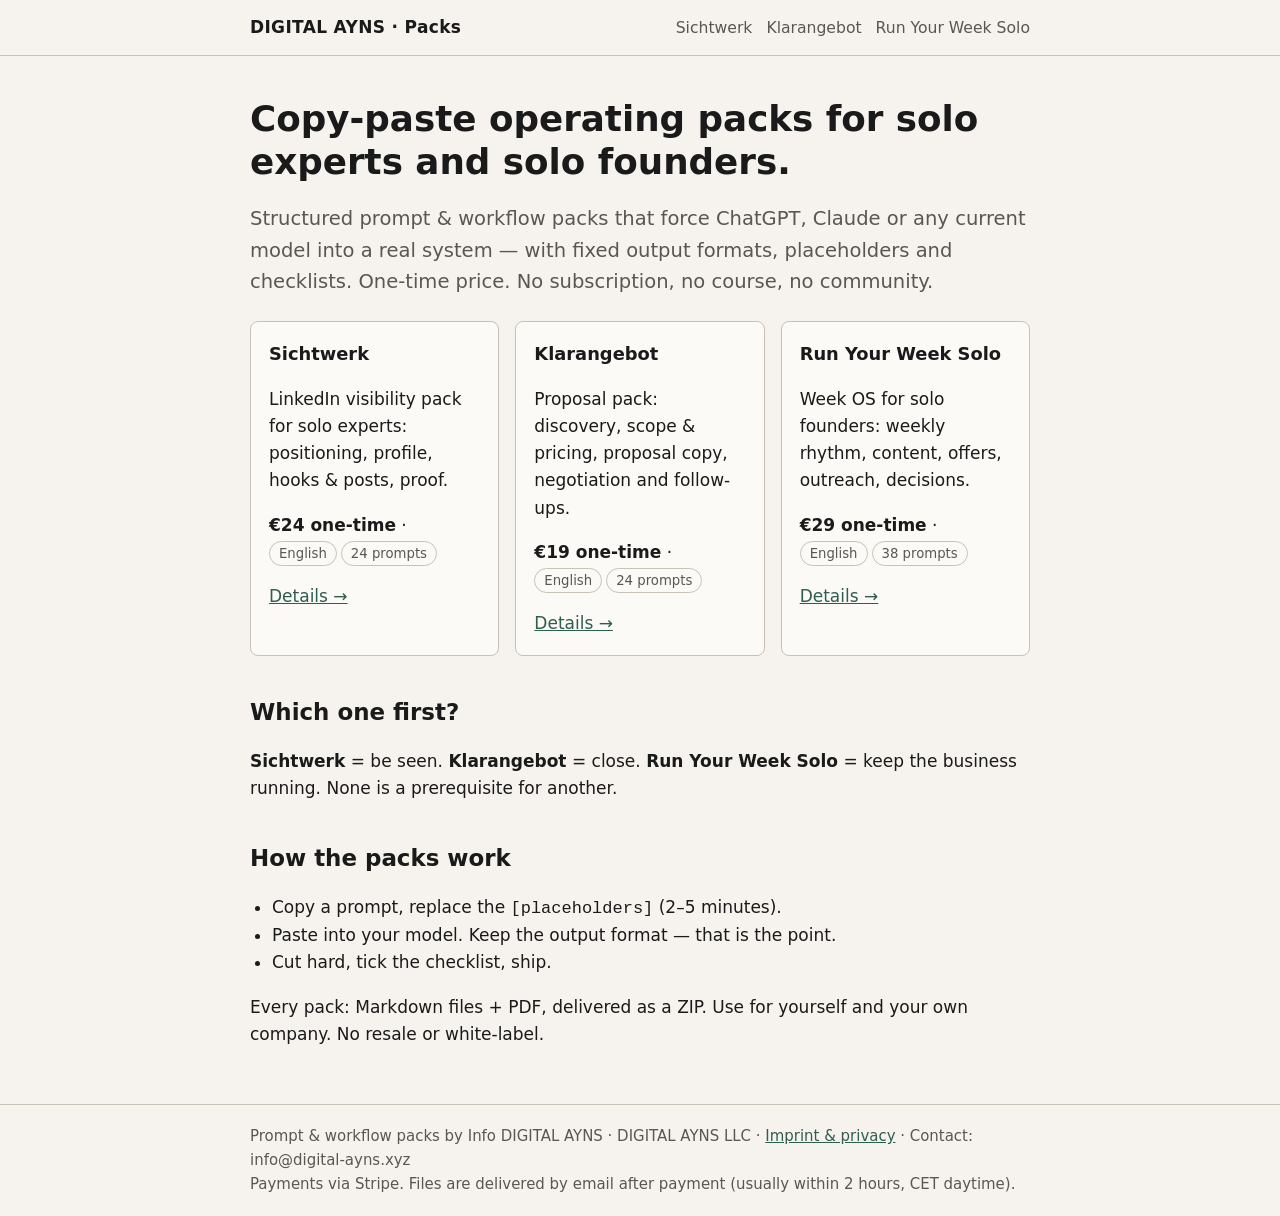
<file: index.html>
<!doctype html>
<html lang="en"><head><meta charset="utf-8"><meta name="viewport" content="width=device-width,initial-scale=1">
<title>DIGITAL AYNS Packs — prompt &amp; workflow packs for solo experts</title><meta name="description" content="Copy-paste prompt and workflow packs for solo experts and solo founders: Sichtwerk (LinkedIn visibility), Klarangebot (proposals), Run Your Week Solo (week OS). One-time price.">
<link rel="canonical" href="https://digital-ayns-de.github.io/"><meta property="og:type" content="website"><meta property="og:title" content="DIGITAL AYNS Packs — prompt &amp; workflow packs for solo experts">
<meta property="og:description" content="Copy-paste prompt and workflow packs for solo experts and solo founders: Sichtwerk (LinkedIn visibility), Klarangebot (proposals), Run Your Week Solo (week OS). One-time price."><meta property="og:url" content="https://digital-ayns-de.github.io/"><meta property="og:image" content="https://digital-ayns-de.github.io/og.png">
<meta name="twitter:card" content="summary_large_image"><link rel="icon" href="/favicon.svg" type="image/svg+xml"><link rel="stylesheet" href="/style.css">
</head><body>
<header><div class="wrap"><a class="brand" href="/">DIGITAL AYNS · Packs</a><nav><a href="/sichtwerk/">Sichtwerk</a><a href="/klarangebot/">Klarangebot</a><a href="/klarbetrieb/">Run Your Week Solo</a></nav></div></header>
<main class="wrap">
<h1>Copy-paste operating packs for solo experts and solo founders.</h1>
<p class="lead">Structured prompt &amp; workflow packs that force ChatGPT, Claude or any current model into a real system — with fixed output formats, placeholders and checklists. One-time price. No subscription, no course, no community.</p>
<div class="cards">
<div class="card"><h3>Sichtwerk</h3><p>LinkedIn visibility pack for solo experts: positioning, profile, hooks &amp; posts, proof.</p><p><span class="price">€24 one-time</span> · <span class="tag">English</span><span class="tag">24 prompts</span></p><a href="/sichtwerk/">Details →</a></div>
<div class="card"><h3>Klarangebot</h3><p>Proposal pack: discovery, scope &amp; pricing, proposal copy, negotiation and follow-ups.</p><p><span class="price">€19 one-time</span> · <span class="tag">English</span><span class="tag">24 prompts</span></p><a href="/klarangebot/">Details →</a></div>
<div class="card"><h3>Run Your Week Solo</h3><p>Week OS for solo founders: weekly rhythm, content, offers, outreach, decisions.</p><p><span class="price">€29 one-time</span> · <span class="tag">English</span><span class="tag">38 prompts</span></p><a href="/klarbetrieb/">Details →</a></div>
</div>
<h2>Which one first?</h2>
<p><strong>Sichtwerk</strong> = be seen. <strong>Klarangebot</strong> = close. <strong>Run Your Week Solo</strong> = keep the business running. None is a prerequisite for another.</p>
<h2>How the packs work</h2>
<ul><li>Copy a prompt, replace the <code>[placeholders]</code> (2–5 minutes).</li><li>Paste into your model. Keep the output format — that is the point.</li><li>Cut hard, tick the checklist, ship.</li></ul>
<p>Every pack: Markdown files + PDF, delivered as a ZIP. Use for yourself and your own company. No resale or white-label.</p>
</main>
<footer><div class="wrap">Prompt &amp; workflow packs by Info DIGITAL AYNS · DIGITAL AYNS LLC · <a href="/imprint/">Imprint &amp; privacy</a> · Contact: info@digital-ayns.xyz<br>Payments via Stripe. Files are delivered by email after payment (usually within 2 hours, CET daytime).</div></footer>
</body></html>
</file>
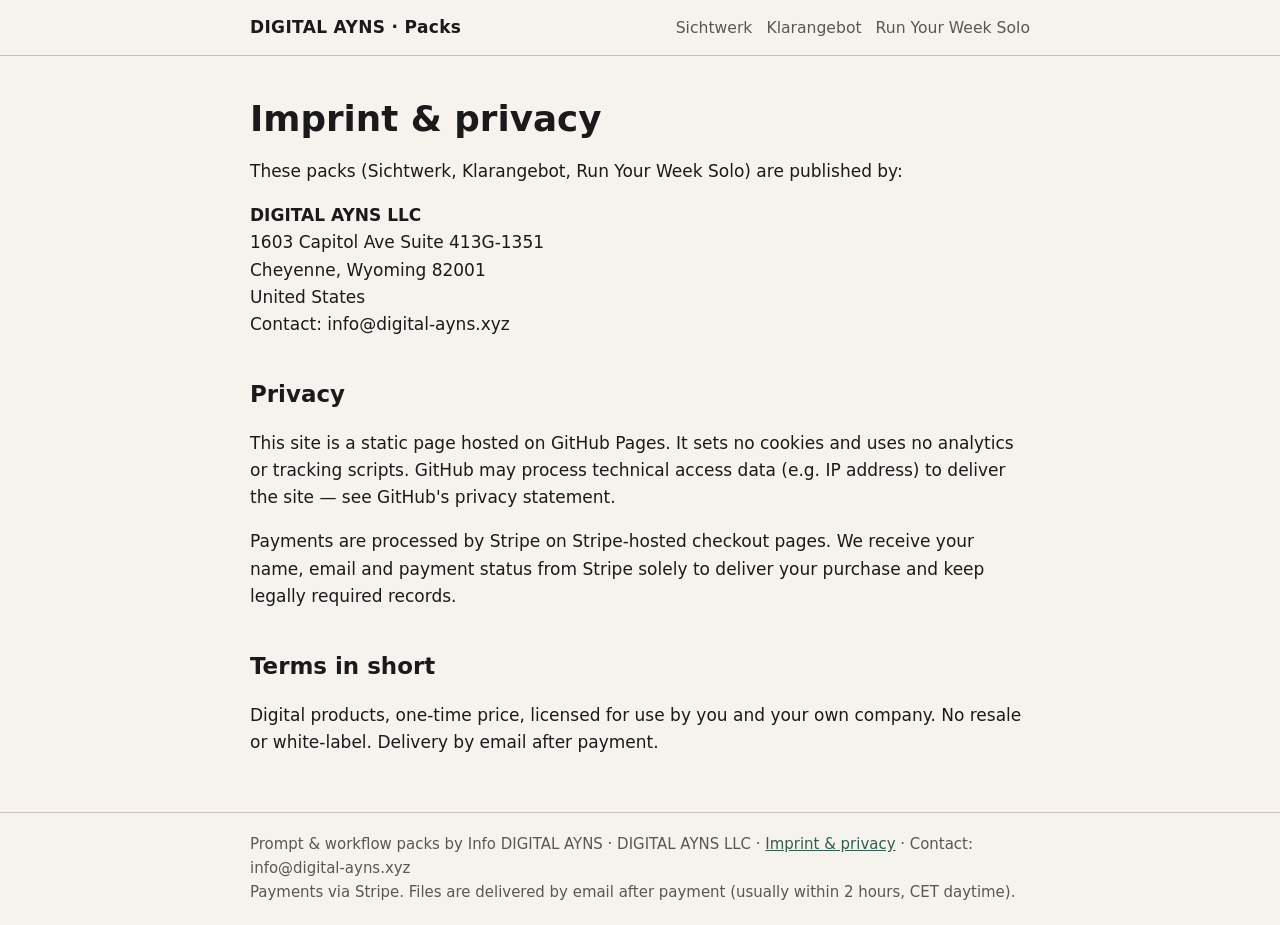
<file: imprint/index.html>
<!doctype html>
<html lang="en"><head><meta charset="utf-8"><meta name="viewport" content="width=device-width,initial-scale=1">
<title>Imprint &amp; privacy — DIGITAL AYNS Packs</title><meta name="description" content="Imprint and privacy notice for DIGITAL AYNS prompt &amp; workflow packs.">
<link rel="canonical" href="https://digital-ayns-de.github.io/imprint/"><meta property="og:type" content="website"><meta property="og:title" content="Imprint &amp; privacy — DIGITAL AYNS Packs">
<meta property="og:description" content="Imprint and privacy notice for DIGITAL AYNS prompt &amp; workflow packs."><meta property="og:url" content="https://digital-ayns-de.github.io/imprint/"><meta property="og:image" content="https://digital-ayns-de.github.io/og.png">
<meta name="twitter:card" content="summary_large_image"><link rel="icon" href="/favicon.svg" type="image/svg+xml"><link rel="stylesheet" href="/style.css">
</head><body>
<header><div class="wrap"><a class="brand" href="/">DIGITAL AYNS · Packs</a><nav><a href="/sichtwerk/">Sichtwerk</a><a href="/klarangebot/">Klarangebot</a><a href="/klarbetrieb/">Run Your Week Solo</a></nav></div></header>
<main class="wrap">
<h1>Imprint &amp; privacy</h1>
<p>These packs (Sichtwerk, Klarangebot, Run Your Week Solo) are published by:</p>
<p><strong>DIGITAL AYNS LLC</strong><br>1603 Capitol Ave Suite 413G-1351<br>Cheyenne, Wyoming 82001<br>United States<br>Contact: info@digital-ayns.xyz</p>
<h2>Privacy</h2>
<p>This site is a static page hosted on GitHub Pages. It sets no cookies and uses no analytics or tracking scripts. GitHub may process technical access data (e.g. IP address) to deliver the site — see GitHub's privacy statement.</p>
<p>Payments are processed by Stripe on Stripe-hosted checkout pages. We receive your name, email and payment status from Stripe solely to deliver your purchase and keep legally required records.</p>
<h2>Terms in short</h2>
<p>Digital products, one-time price, licensed for use by you and your own company. No resale or white-label. Delivery by email after payment.</p>
</main>
<footer><div class="wrap">Prompt &amp; workflow packs by Info DIGITAL AYNS · DIGITAL AYNS LLC · <a href="/imprint/">Imprint &amp; privacy</a> · Contact: info@digital-ayns.xyz<br>Payments via Stripe. Files are delivered by email after payment (usually within 2 hours, CET daytime).</div></footer>
</body></html>
</file>
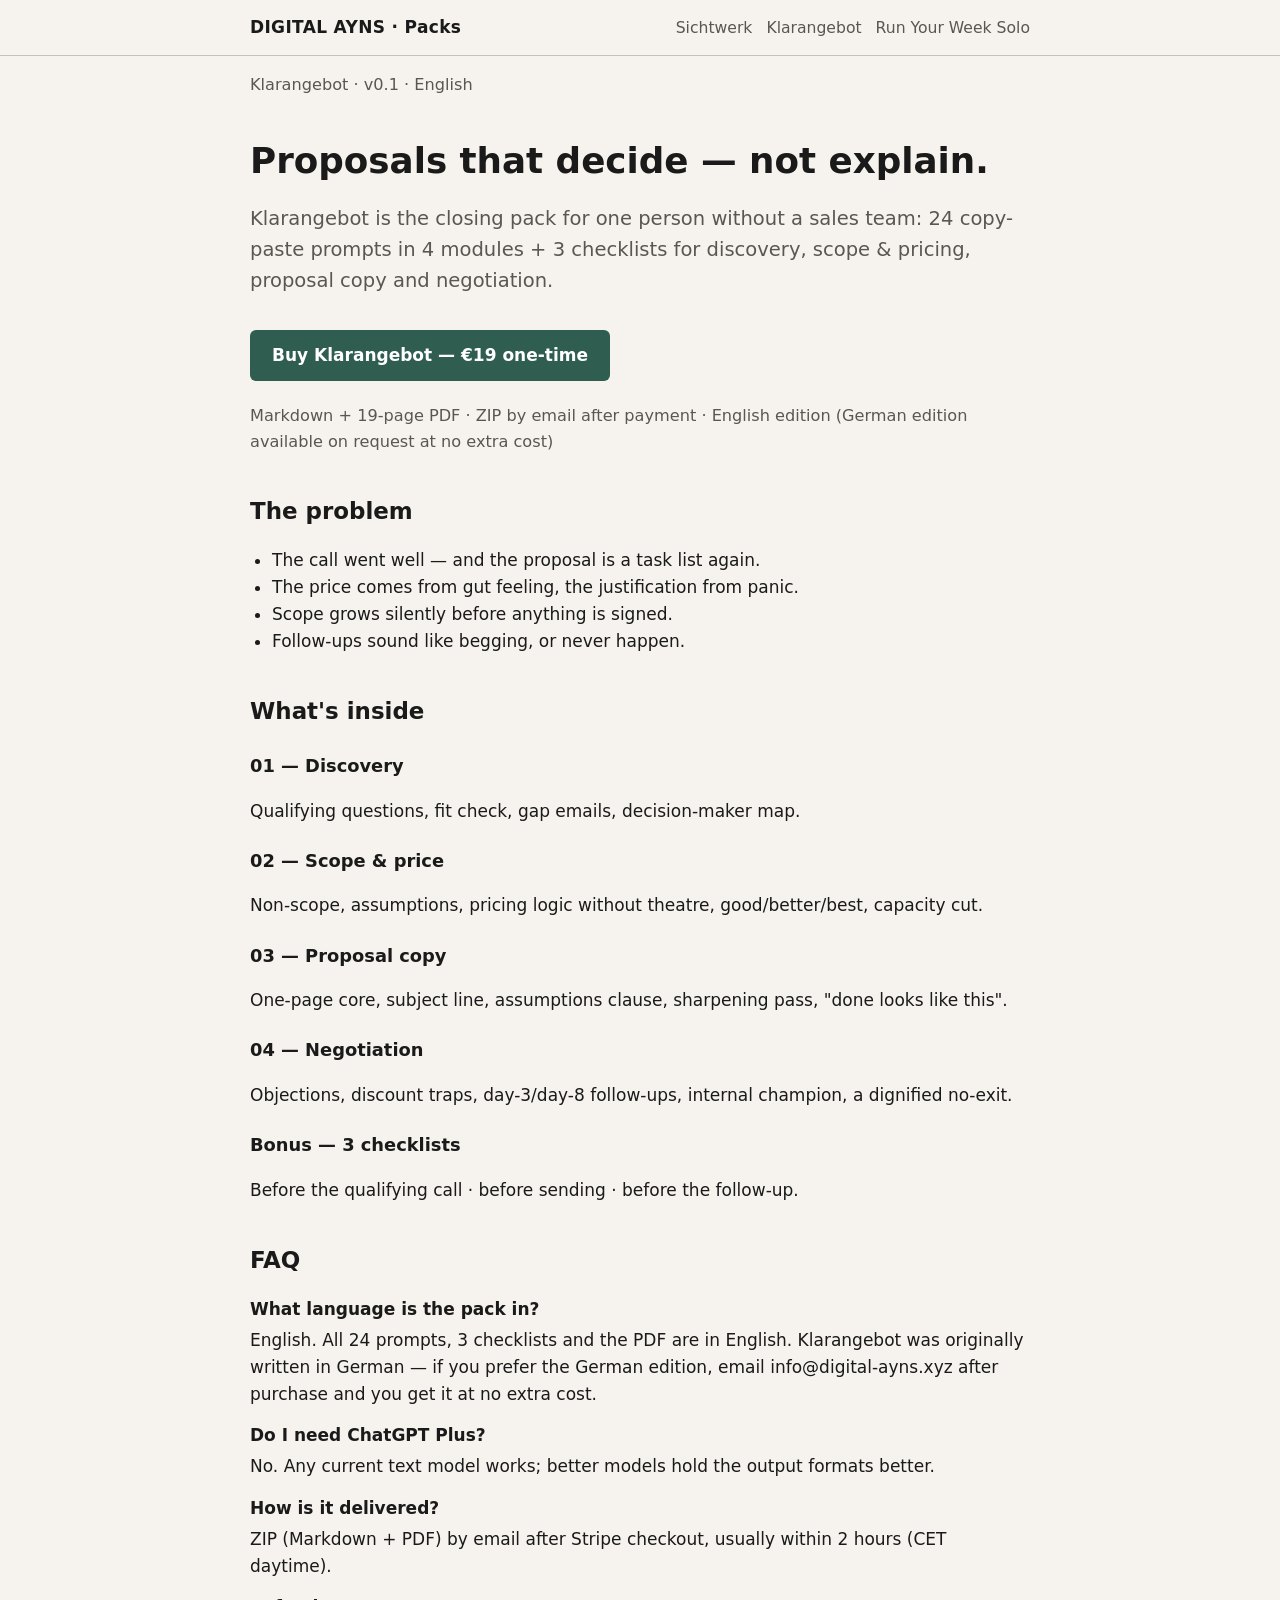
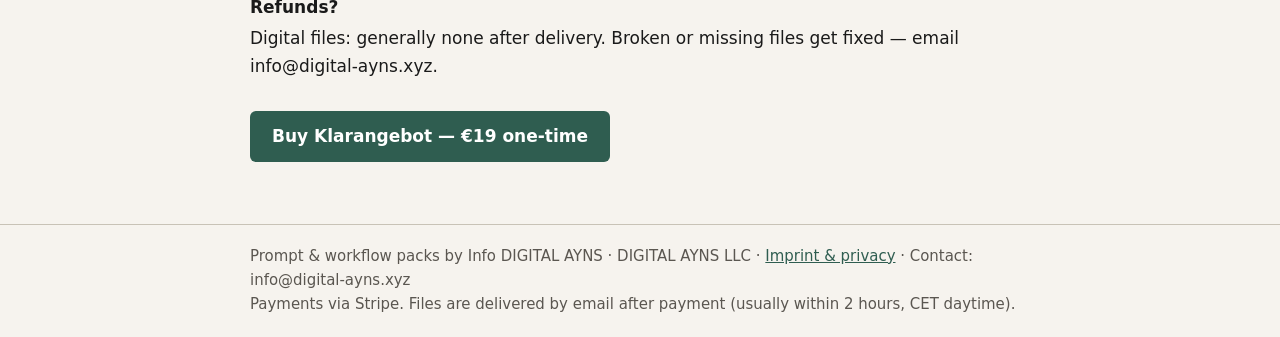
<file: klarangebot/index.html>
<!doctype html>
<html lang="en"><head><meta charset="utf-8"><meta name="viewport" content="width=device-width,initial-scale=1">
<title>Klarangebot — Proposal Pack for Solo Founders (€19)</title><meta name="description" content="Proposal pack for solo founders: discovery, scope &amp; pricing, proposal copy, negotiation. 24 copy-paste prompts + 3 checklists, in English. €19 one-time.">
<link rel="canonical" href="https://digital-ayns-de.github.io/klarangebot/"><meta property="og:type" content="website"><meta property="og:title" content="Klarangebot — Proposal Pack for Solo Founders (€19)">
<meta property="og:description" content="Proposal pack for solo founders: discovery, scope &amp; pricing, proposal copy, negotiation. 24 copy-paste prompts + 3 checklists, in English. €19 one-time."><meta property="og:url" content="https://digital-ayns-de.github.io/klarangebot/"><meta property="og:image" content="https://digital-ayns-de.github.io/og.png">
<meta name="twitter:card" content="summary_large_image"><link rel="icon" href="/favicon.svg" type="image/svg+xml"><link rel="stylesheet" href="/style.css">
</head><body>
<header><div class="wrap"><a class="brand" href="/">DIGITAL AYNS · Packs</a><nav><a href="/sichtwerk/">Sichtwerk</a><a href="/klarangebot/">Klarangebot</a><a href="/klarbetrieb/">Run Your Week Solo</a></nav></div></header>
<main class="wrap">
<p class="meta">Klarangebot · v0.1 · English</p>
<h1>Proposals that decide — not explain.</h1>
<p class="lead">Klarangebot is the closing pack for one person without a sales team: 24 copy-paste prompts in 4 modules + 3 checklists for discovery, scope &amp; pricing, proposal copy and negotiation.</p>
<a class="btn" href="https://buy.stripe.com/4gM5kE17917ZfXS7R5bwk01">Buy Klarangebot — €19 one-time</a>
<p class="meta">Markdown + 19-page PDF · ZIP by email after payment · English edition (German edition available on request at no extra cost)</p>
<h2>The problem</h2>
<ul><li>The call went well — and the proposal is a task list again.</li><li>The price comes from gut feeling, the justification from panic.</li><li>Scope grows silently before anything is signed.</li><li>Follow-ups sound like begging, or never happen.</li></ul>
<h2>What's inside</h2>
<h3>01 — Discovery</h3><p>Qualifying questions, fit check, gap emails, decision-maker map.</p>
<h3>02 — Scope &amp; price</h3><p>Non-scope, assumptions, pricing logic without theatre, good/better/best, capacity cut.</p>
<h3>03 — Proposal copy</h3><p>One-page core, subject line, assumptions clause, sharpening pass, "done looks like this".</p>
<h3>04 — Negotiation</h3><p>Objections, discount traps, day-3/day-8 follow-ups, internal champion, a dignified no-exit.</p>
<h3>Bonus — 3 checklists</h3><p>Before the qualifying call · before sending · before the follow-up.</p>
<h2>FAQ</h2><dl class="faq">
<dt>What language is the pack in?</dt><dd>English. All 24 prompts, 3 checklists and the PDF are in English. Klarangebot was originally written in German — if you prefer the German edition, email info@digital-ayns.xyz after purchase and you get it at no extra cost.</dd>
<dt>Do I need ChatGPT Plus?</dt><dd>No. Any current text model works; better models hold the output formats better.</dd>
<dt>How is it delivered?</dt><dd>ZIP (Markdown + PDF) by email after Stripe checkout, usually within 2 hours (CET daytime).</dd>
<dt>Refunds?</dt><dd>Digital files: generally none after delivery. Broken or missing files get fixed — email info@digital-ayns.xyz.</dd></dl>
<a class="btn" href="https://buy.stripe.com/4gM5kE17917ZfXS7R5bwk01">Buy Klarangebot — €19 one-time</a>
</main>
<footer><div class="wrap">Prompt &amp; workflow packs by Info DIGITAL AYNS · DIGITAL AYNS LLC · <a href="/imprint/">Imprint &amp; privacy</a> · Contact: info@digital-ayns.xyz<br>Payments via Stripe. Files are delivered by email after payment (usually within 2 hours, CET daytime).</div></footer>
</body></html>
</file>
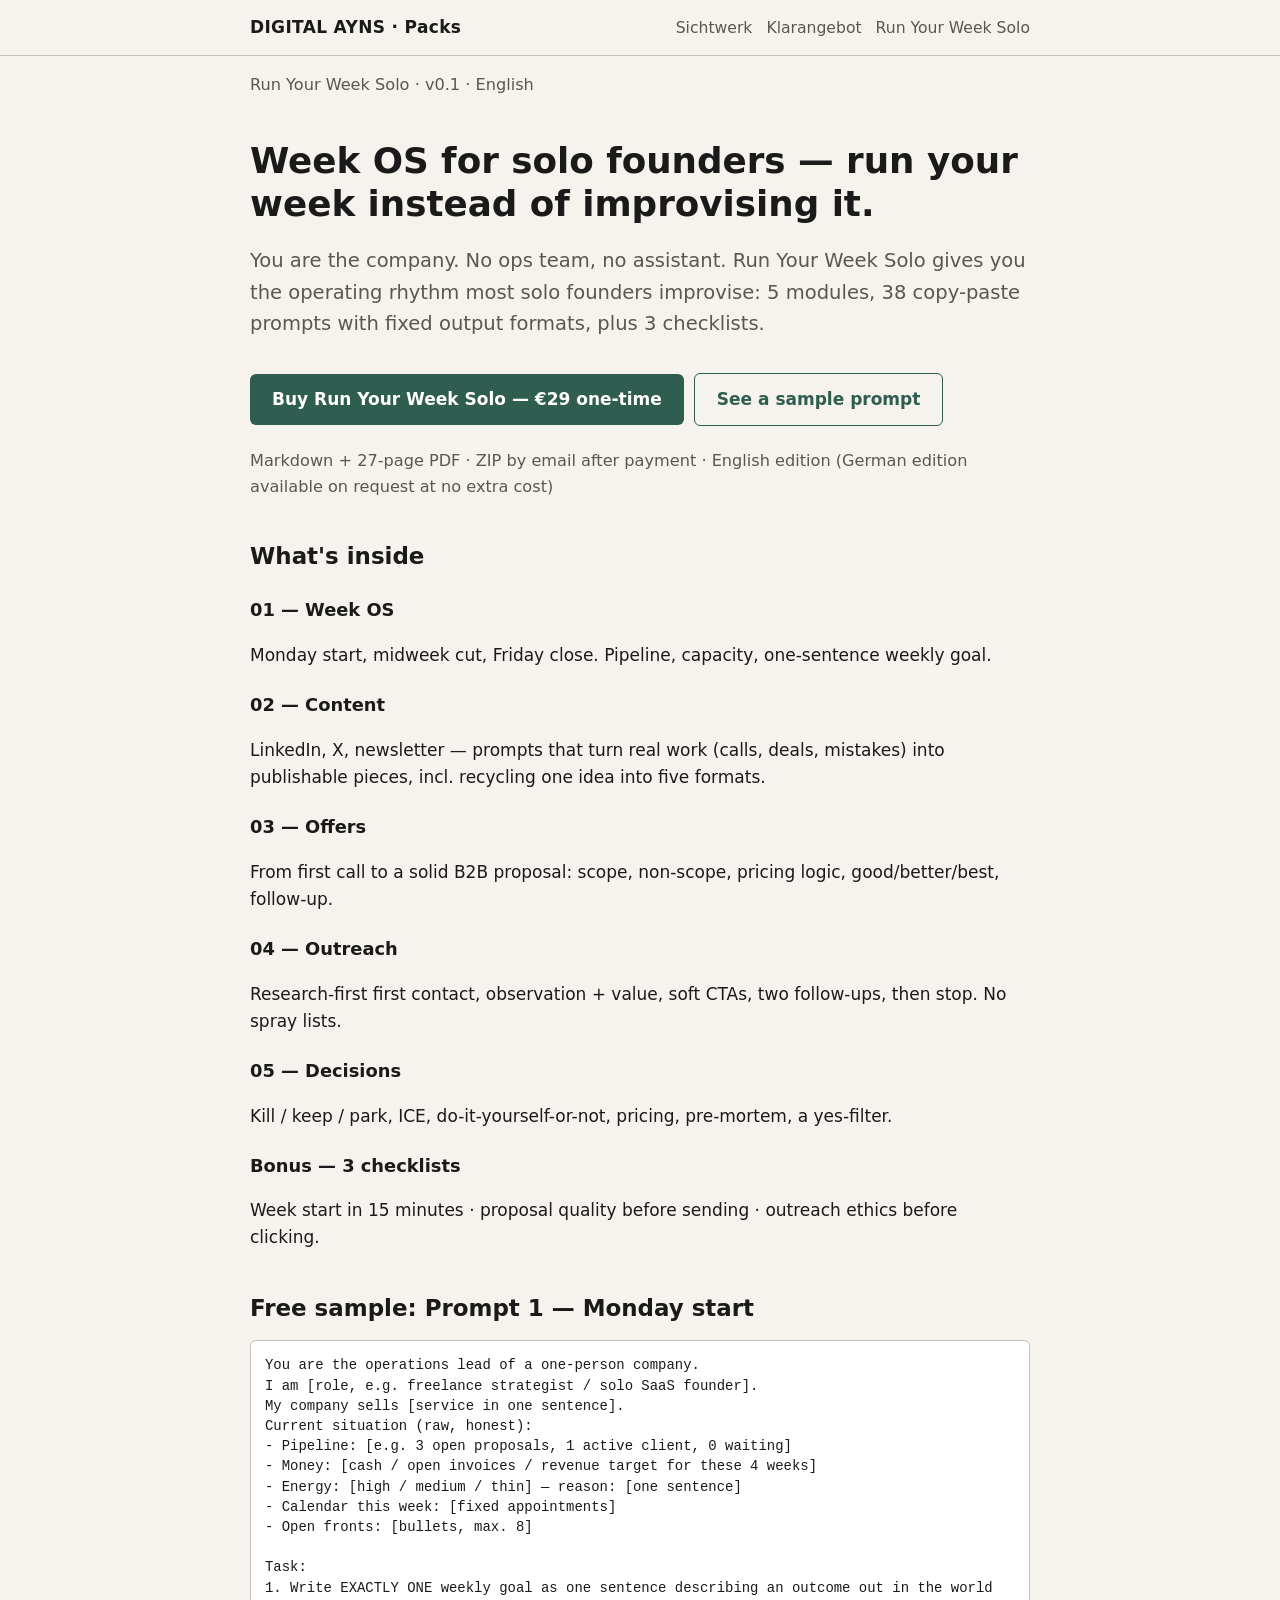
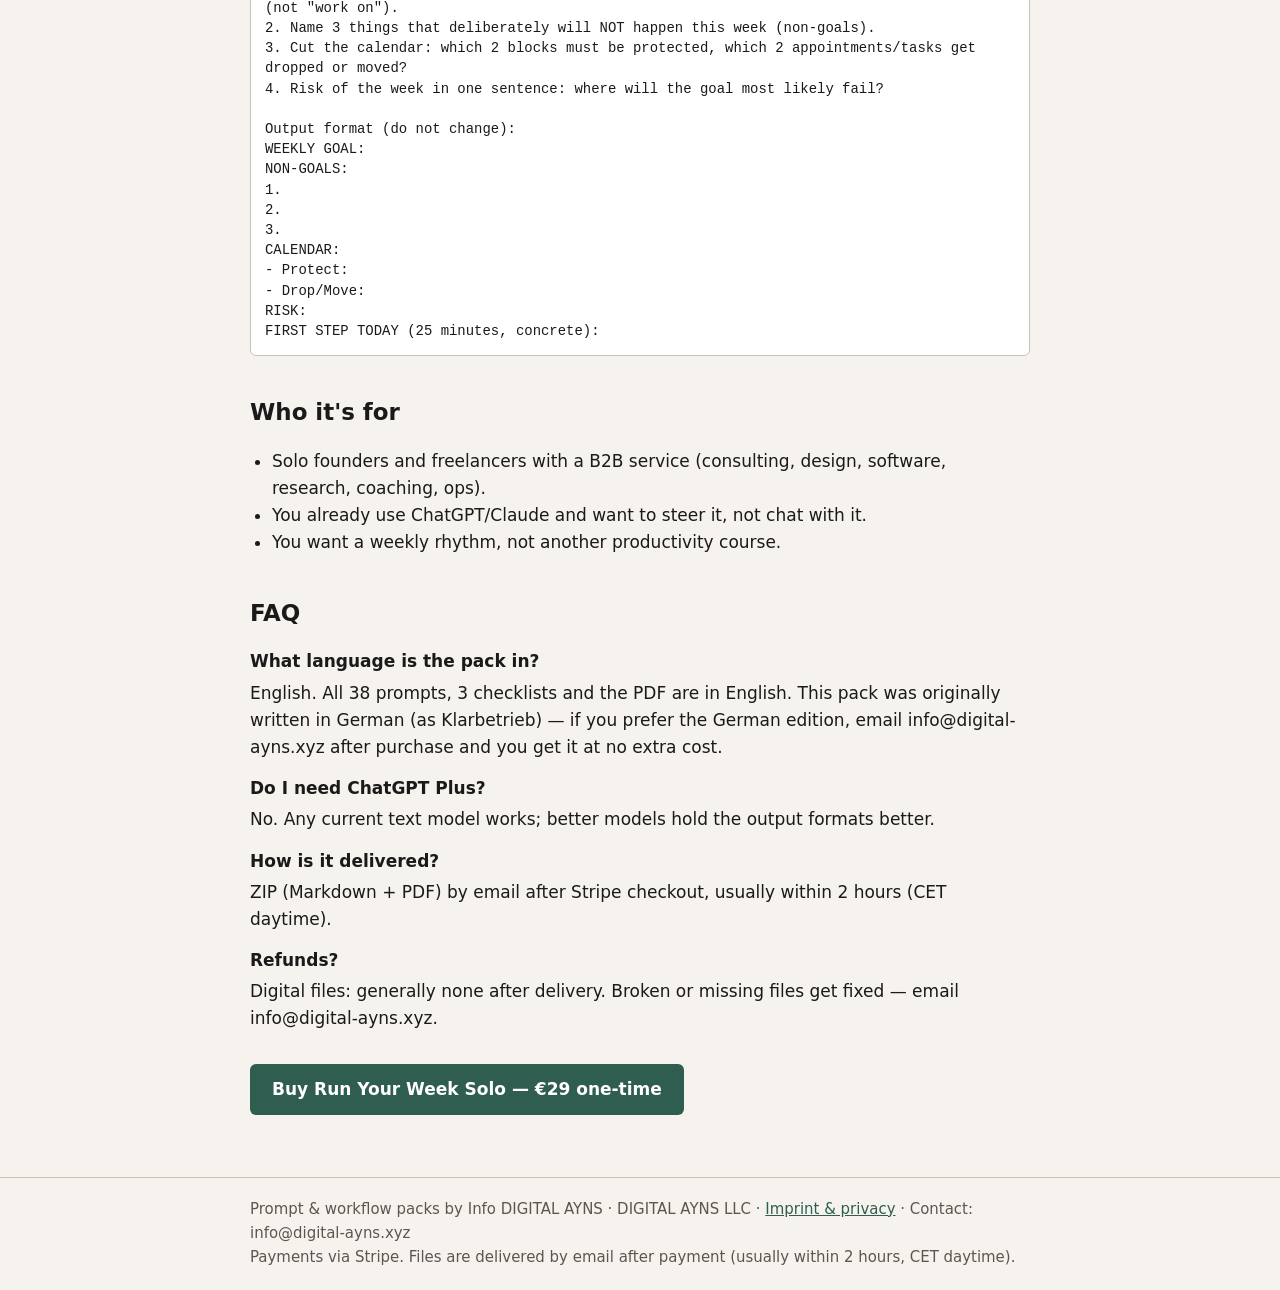
<file: klarbetrieb/index.html>
<!doctype html>
<html lang="en"><head><meta charset="utf-8"><meta name="viewport" content="width=device-width,initial-scale=1">
<title>Run Your Week Solo — Week OS for Solo Founders (€29)</title><meta name="description" content="Operating pack for solo founders: week OS, content, offers, outreach and decisions. 38 copy-paste prompts + 3 checklists, in English. €29 one-time.">
<link rel="canonical" href="https://digital-ayns-de.github.io/klarbetrieb/"><meta property="og:type" content="website"><meta property="og:title" content="Run Your Week Solo — Week OS for Solo Founders (€29)">
<meta property="og:description" content="Operating pack for solo founders: week OS, content, offers, outreach and decisions. 38 copy-paste prompts + 3 checklists, in English. €29 one-time."><meta property="og:url" content="https://digital-ayns-de.github.io/klarbetrieb/"><meta property="og:image" content="https://digital-ayns-de.github.io/og.png">
<meta name="twitter:card" content="summary_large_image"><link rel="icon" href="/favicon.svg" type="image/svg+xml"><link rel="stylesheet" href="/style.css">
</head><body>
<header><div class="wrap"><a class="brand" href="/">DIGITAL AYNS · Packs</a><nav><a href="/sichtwerk/">Sichtwerk</a><a href="/klarangebot/">Klarangebot</a><a href="/klarbetrieb/">Run Your Week Solo</a></nav></div></header>
<main class="wrap">
<p class="meta">Run Your Week Solo · v0.1 · English</p>
<h1>Week OS for solo founders — run your week instead of improvising it.</h1>
<p class="lead">You are the company. No ops team, no assistant. Run Your Week Solo gives you the operating rhythm most solo founders improvise: 5 modules, 38 copy-paste prompts with fixed output formats, plus 3 checklists.</p>
<a class="btn" href="https://buy.stripe.com/7sY9AUg23eYP6ni6N1bwk00">Buy Run Your Week Solo — €29 one-time</a><a class="btn alt" href="#sample">See a sample prompt</a>
<p class="meta">Markdown + 27-page PDF · ZIP by email after payment · English edition (German edition available on request at no extra cost)</p>
<h2>What's inside</h2>
<h3>01 — Week OS</h3><p>Monday start, midweek cut, Friday close. Pipeline, capacity, one-sentence weekly goal.</p>
<h3>02 — Content</h3><p>LinkedIn, X, newsletter — prompts that turn real work (calls, deals, mistakes) into publishable pieces, incl. recycling one idea into five formats.</p>
<h3>03 — Offers</h3><p>From first call to a solid B2B proposal: scope, non-scope, pricing logic, good/better/best, follow-up.</p>
<h3>04 — Outreach</h3><p>Research-first first contact, observation + value, soft CTAs, two follow-ups, then stop. No spray lists.</p>
<h3>05 — Decisions</h3><p>Kill / keep / park, ICE, do-it-yourself-or-not, pricing, pre-mortem, a yes-filter.</p>
<h3>Bonus — 3 checklists</h3><p>Week start in 15 minutes · proposal quality before sending · outreach ethics before clicking.</p>
<h2 id="sample">Free sample: Prompt 1 — Monday start</h2>
<pre>You are the operations lead of a one-person company.
I am [role, e.g. freelance strategist / solo SaaS founder].
My company sells [service in one sentence].
Current situation (raw, honest):
- Pipeline: [e.g. 3 open proposals, 1 active client, 0 waiting]
- Money: [cash / open invoices / revenue target for these 4 weeks]
- Energy: [high / medium / thin] — reason: [one sentence]
- Calendar this week: [fixed appointments]
- Open fronts: [bullets, max. 8]

Task:
1. Write EXACTLY ONE weekly goal as one sentence describing an outcome out in the world (not &quot;work on&quot;).
2. Name 3 things that deliberately will NOT happen this week (non-goals).
3. Cut the calendar: which 2 blocks must be protected, which 2 appointments/tasks get dropped or moved?
4. Risk of the week in one sentence: where will the goal most likely fail?

Output format (do not change):
WEEKLY GOAL:
NON-GOALS:
1.
2.
3.
CALENDAR:
- Protect:
- Drop/Move:
RISK:
FIRST STEP TODAY (25 minutes, concrete):</pre>
<h2>Who it's for</h2>
<ul><li>Solo founders and freelancers with a B2B service (consulting, design, software, research, coaching, ops).</li><li>You already use ChatGPT/Claude and want to steer it, not chat with it.</li><li>You want a weekly rhythm, not another productivity course.</li></ul>
<h2>FAQ</h2><dl class="faq">
<dt>What language is the pack in?</dt><dd>English. All 38 prompts, 3 checklists and the PDF are in English. This pack was originally written in German (as Klarbetrieb) — if you prefer the German edition, email info@digital-ayns.xyz after purchase and you get it at no extra cost.</dd>
<dt>Do I need ChatGPT Plus?</dt><dd>No. Any current text model works; better models hold the output formats better.</dd>
<dt>How is it delivered?</dt><dd>ZIP (Markdown + PDF) by email after Stripe checkout, usually within 2 hours (CET daytime).</dd>
<dt>Refunds?</dt><dd>Digital files: generally none after delivery. Broken or missing files get fixed — email info@digital-ayns.xyz.</dd></dl>
<a class="btn" href="https://buy.stripe.com/7sY9AUg23eYP6ni6N1bwk00">Buy Run Your Week Solo — €29 one-time</a>
</main>
<footer><div class="wrap">Prompt &amp; workflow packs by Info DIGITAL AYNS · DIGITAL AYNS LLC · <a href="/imprint/">Imprint &amp; privacy</a> · Contact: info@digital-ayns.xyz<br>Payments via Stripe. Files are delivered by email after payment (usually within 2 hours, CET daytime).</div></footer>
</body></html>
</file>
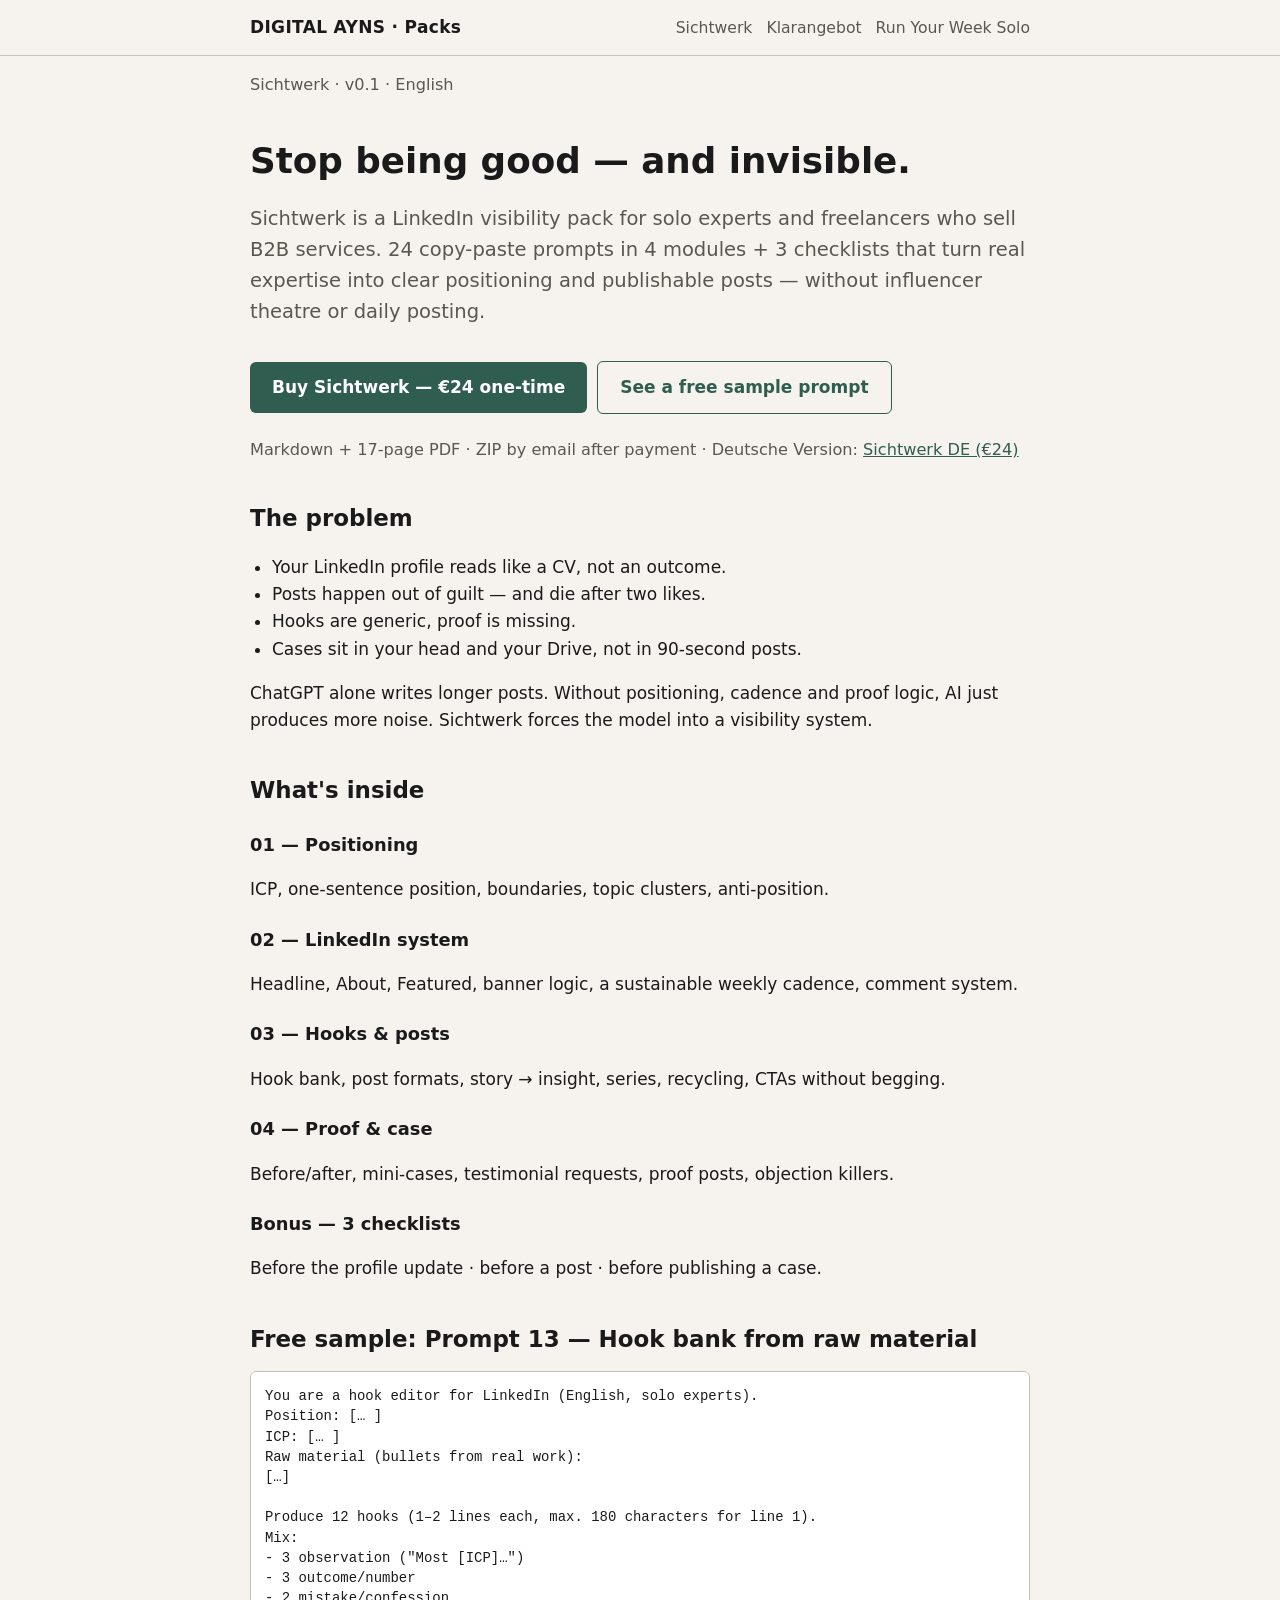
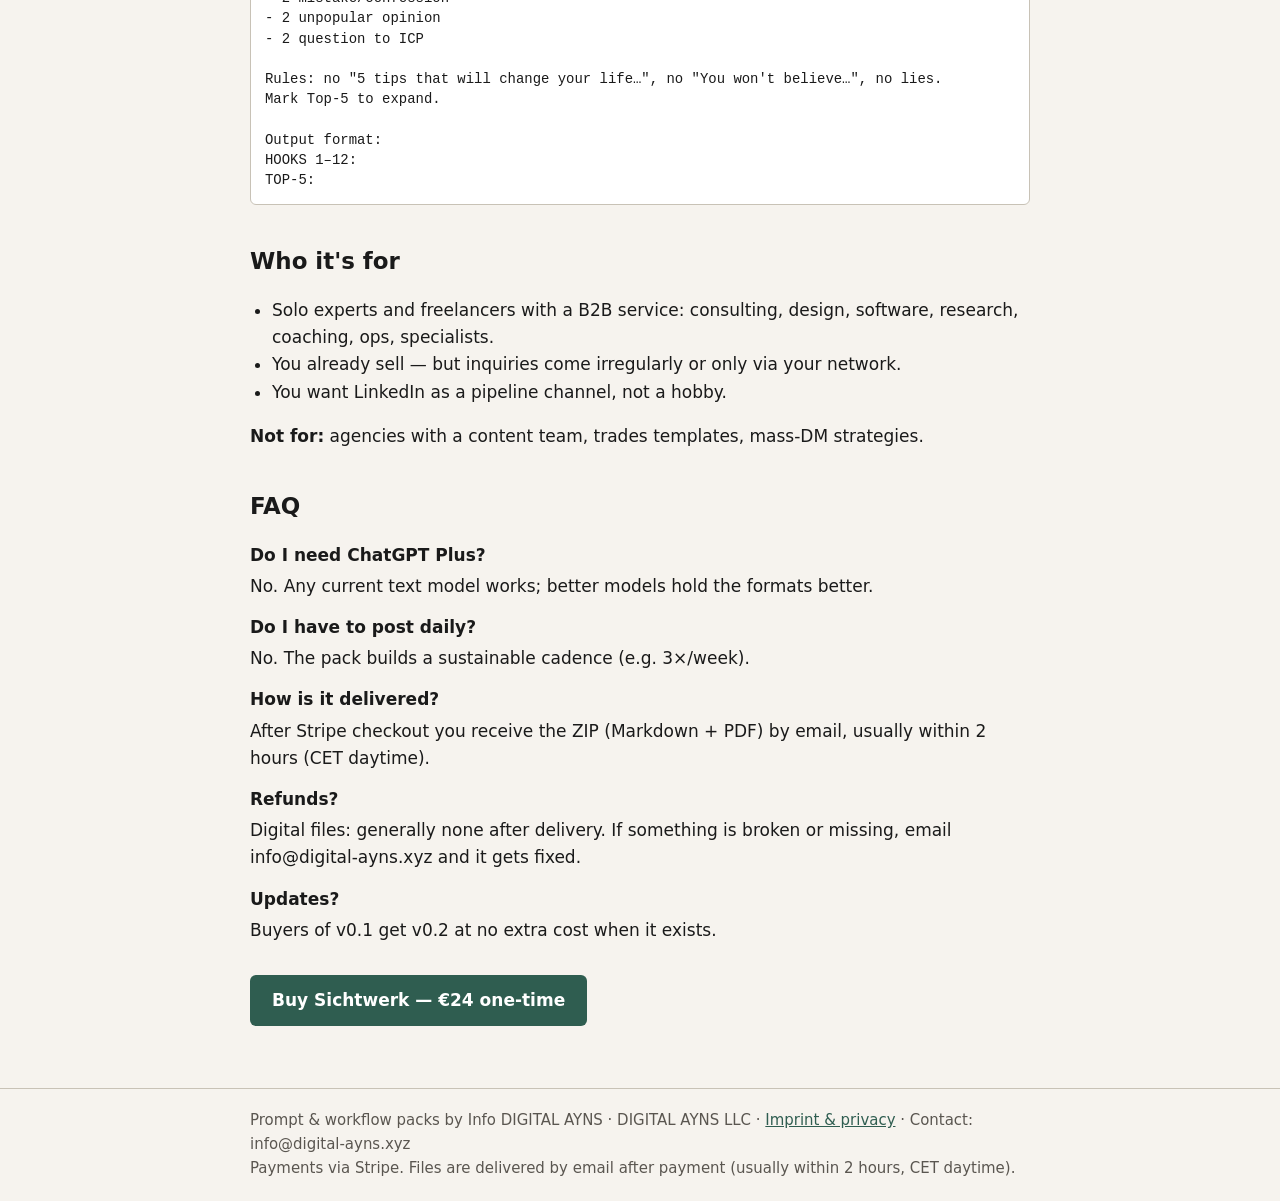
<file: sichtwerk/index.html>
<!doctype html>
<html lang="en"><head><meta charset="utf-8"><meta name="viewport" content="width=device-width,initial-scale=1">
<title>Sichtwerk — LinkedIn Visibility Pack for Solo Experts (€24)</title><meta name="description" content="24 copy-paste prompts in 4 modules + 3 checklists for solo experts with B2B services: positioning, LinkedIn profile, hooks &amp; posts, proof. €24 one-time, English.">
<link rel="canonical" href="https://digital-ayns-de.github.io/sichtwerk/"><meta property="og:type" content="website"><meta property="og:title" content="Sichtwerk — LinkedIn Visibility Pack for Solo Experts (€24)">
<meta property="og:description" content="24 copy-paste prompts in 4 modules + 3 checklists for solo experts with B2B services: positioning, LinkedIn profile, hooks &amp; posts, proof. €24 one-time, English."><meta property="og:url" content="https://digital-ayns-de.github.io/sichtwerk/"><meta property="og:image" content="https://digital-ayns-de.github.io/og.png">
<meta name="twitter:card" content="summary_large_image"><link rel="icon" href="/favicon.svg" type="image/svg+xml"><link rel="stylesheet" href="/style.css">
</head><body>
<header><div class="wrap"><a class="brand" href="/">DIGITAL AYNS · Packs</a><nav><a href="/sichtwerk/">Sichtwerk</a><a href="/klarangebot/">Klarangebot</a><a href="/klarbetrieb/">Run Your Week Solo</a></nav></div></header>
<main class="wrap">
<p class="meta">Sichtwerk · v0.1 · English</p>
<h1>Stop being good — and invisible.</h1>
<p class="lead">Sichtwerk is a LinkedIn visibility pack for solo experts and freelancers who sell B2B services. 24 copy-paste prompts in 4 modules + 3 checklists that turn real expertise into clear positioning and publishable posts — without influencer theatre or daily posting.</p>
<a class="btn" href="https://buy.stripe.com/4gM7sMeXZ9Ev2729Zdbwk06">Buy Sichtwerk — €24 one-time</a><a class="btn alt" href="#sample">See a free sample prompt</a>
<p class="meta">Markdown + 17-page PDF · ZIP by email after payment · Deutsche Version: <a href="https://buy.stripe.com/7sY6oIcPRg2TbHC8V9bwk05">Sichtwerk DE (€24)</a></p>
<h2>The problem</h2>
<ul><li>Your LinkedIn profile reads like a CV, not an outcome.</li><li>Posts happen out of guilt — and die after two likes.</li><li>Hooks are generic, proof is missing.</li><li>Cases sit in your head and your Drive, not in 90-second posts.</li></ul>
<p>ChatGPT alone writes longer posts. Without positioning, cadence and proof logic, AI just produces more noise. Sichtwerk forces the model into a visibility system.</p>
<h2>What's inside</h2>
<h3>01 — Positioning</h3><p>ICP, one-sentence position, boundaries, topic clusters, anti-position.</p>
<h3>02 — LinkedIn system</h3><p>Headline, About, Featured, banner logic, a sustainable weekly cadence, comment system.</p>
<h3>03 — Hooks &amp; posts</h3><p>Hook bank, post formats, story → insight, series, recycling, CTAs without begging.</p>
<h3>04 — Proof &amp; case</h3><p>Before/after, mini-cases, testimonial requests, proof posts, objection killers.</p>
<h3>Bonus — 3 checklists</h3><p>Before the profile update · before a post · before publishing a case.</p>
<h2 id="sample">Free sample: Prompt 13 — Hook bank from raw material</h2>
<pre>You are a hook editor for LinkedIn (English, solo experts).
Position: [… ]
ICP: [… ]
Raw material (bullets from real work):
[…]

Produce 12 hooks (1–2 lines each, max. 180 characters for line 1).
Mix:
- 3 observation (&quot;Most [ICP]…&quot;)
- 3 outcome/number
- 2 mistake/confession
- 2 unpopular opinion
- 2 question to ICP

Rules: no &quot;5 tips that will change your life…&quot;, no &quot;You won&#x27;t believe…&quot;, no lies.
Mark Top-5 to expand.

Output format:
HOOKS 1–12:
TOP-5:</pre>
<h2>Who it's for</h2>
<ul><li>Solo experts and freelancers with a B2B service: consulting, design, software, research, coaching, ops, specialists.</li><li>You already sell — but inquiries come irregularly or only via your network.</li><li>You want LinkedIn as a pipeline channel, not a hobby.</li></ul>
<p><strong>Not for:</strong> agencies with a content team, trades templates, mass-DM strategies.</p>
<h2>FAQ</h2><dl class="faq">
<dt>Do I need ChatGPT Plus?</dt><dd>No. Any current text model works; better models hold the formats better.</dd>
<dt>Do I have to post daily?</dt><dd>No. The pack builds a sustainable cadence (e.g. 3×/week).</dd>
<dt>How is it delivered?</dt><dd>After Stripe checkout you receive the ZIP (Markdown + PDF) by email, usually within 2 hours (CET daytime).</dd>
<dt>Refunds?</dt><dd>Digital files: generally none after delivery. If something is broken or missing, email info@digital-ayns.xyz and it gets fixed.</dd>
<dt>Updates?</dt><dd>Buyers of v0.1 get v0.2 at no extra cost when it exists.</dd></dl>
<a class="btn" href="https://buy.stripe.com/4gM7sMeXZ9Ev2729Zdbwk06">Buy Sichtwerk — €24 one-time</a>
</main>
<footer><div class="wrap">Prompt &amp; workflow packs by Info DIGITAL AYNS · DIGITAL AYNS LLC · <a href="/imprint/">Imprint &amp; privacy</a> · Contact: info@digital-ayns.xyz<br>Payments via Stripe. Files are delivered by email after payment (usually within 2 hours, CET daytime).</div></footer>
</body></html>
</file>
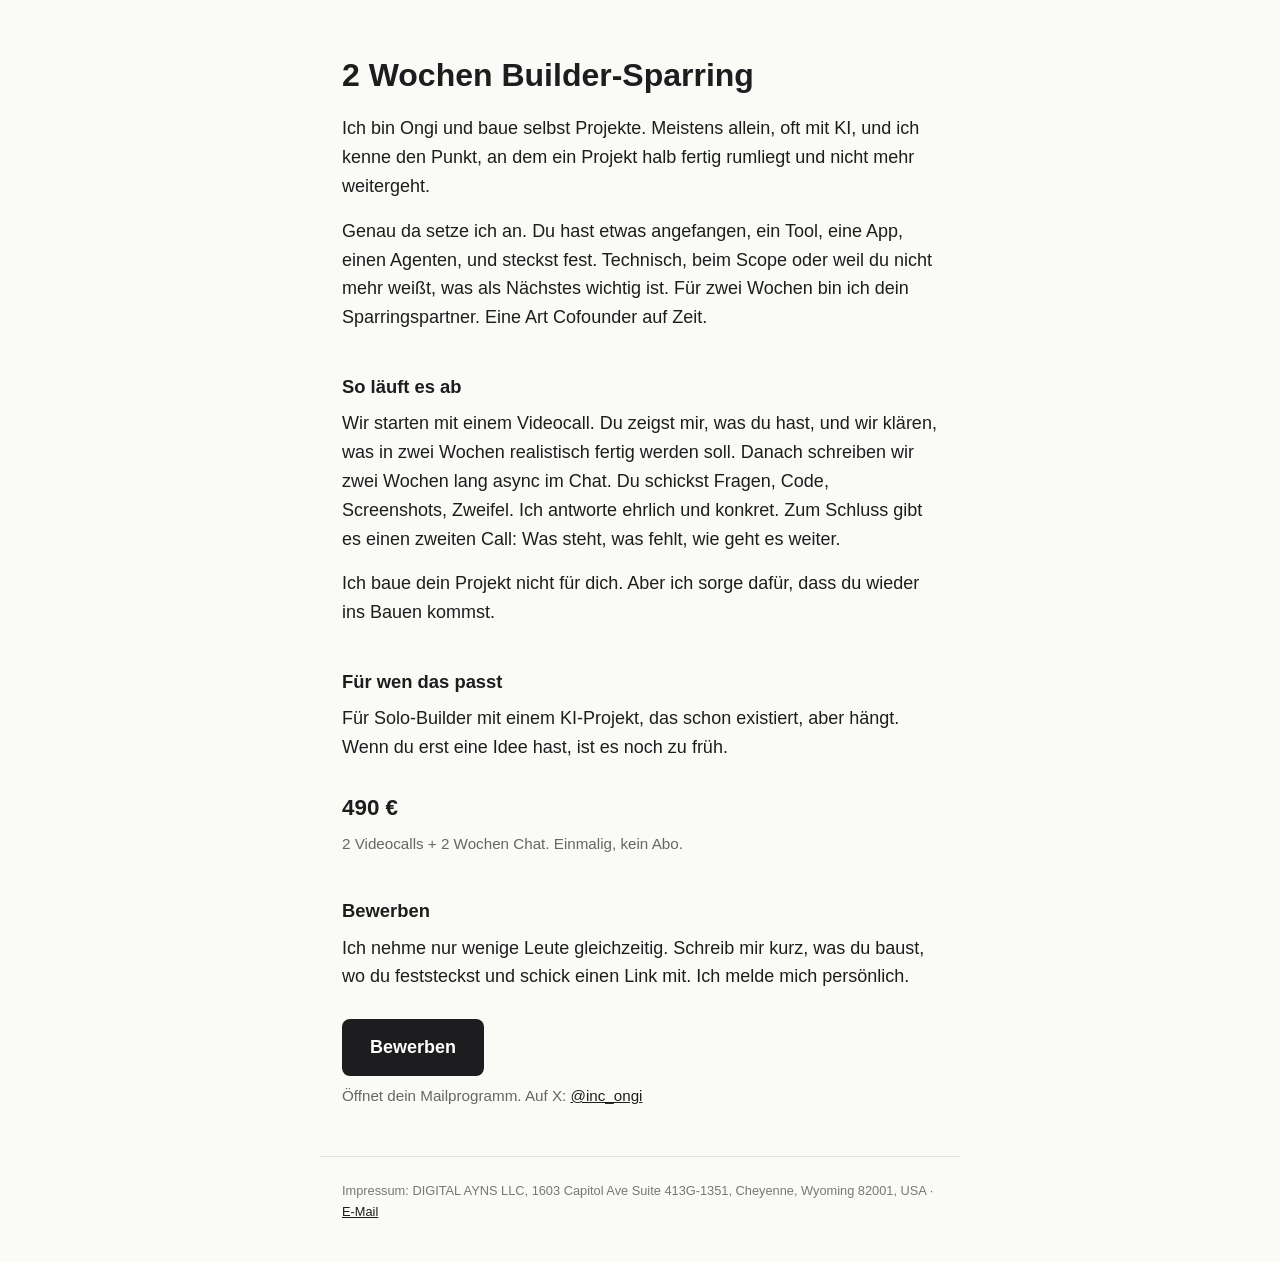
<file: sparring/index.html>
<!DOCTYPE html>
<html lang="de">
<head>
<meta charset="utf-8">
<meta name="viewport" content="width=device-width, initial-scale=1">
<title>2 Wochen Builder-Sparring – Ongi</title>
<meta name="description" content="Zwei Wochen Sparring für Solo-Builder mit halbfertigen KI-Projekten. 2 Calls, 2 Wochen Chat, 490 €.">
<style>
*{box-sizing:border-box}
body{margin:0;font-family:-apple-system,BlinkMacSystemFont,"Segoe UI",Roboto,Helvetica,Arial,sans-serif;color:#1d1d1f;background:#fafaf7;line-height:1.6;font-size:18px}
main{max-width:640px;margin:0 auto;padding:56px 22px 32px}
h1{font-size:2rem;line-height:1.2;margin:0 0 20px}
h2{font-size:1.15rem;margin:40px 0 8px}
p{margin:0 0 16px}
.price{font-size:1.4rem;font-weight:700;margin:28px 0 6px}
.small{color:#666;font-size:.95rem}
.btn{display:inline-block;background:#1d1d1f;color:#fff;text-decoration:none;padding:14px 28px;border-radius:8px;font-weight:600;margin:12px 0 8px}
.btn:hover{background:#000}
a{color:#1d1d1f}
footer{max-width:640px;margin:0 auto;padding:24px 22px 40px;border-top:1px solid #e5e5e0;color:#777;font-size:.8rem}
@media(max-width:480px){h1{font-size:1.6rem}body{font-size:17px}.btn{display:block;text-align:center}}
</style>
</head>
<body>
<main>
<h1>2 Wochen Builder-Sparring</h1>
<p>Ich bin Ongi und baue selbst Projekte. Meistens allein, oft mit KI, und ich kenne den Punkt, an dem ein Projekt halb fertig rumliegt und nicht mehr weitergeht.</p>
<p>Genau da setze ich an. Du hast etwas angefangen, ein Tool, eine App, einen Agenten, und steckst fest. Technisch, beim Scope oder weil du nicht mehr weißt, was als Nächstes wichtig ist. Für zwei Wochen bin ich dein Sparringspartner. Eine Art Cofounder auf Zeit.</p>

<h2>So läuft es ab</h2>
<p>Wir starten mit einem Videocall. Du zeigst mir, was du hast, und wir klären, was in zwei Wochen realistisch fertig werden soll. Danach schreiben wir zwei Wochen lang async im Chat. Du schickst Fragen, Code, Screenshots, Zweifel. Ich antworte ehrlich und konkret. Zum Schluss gibt es einen zweiten Call: Was steht, was fehlt, wie geht es weiter.</p>
<p>Ich baue dein Projekt nicht für dich. Aber ich sorge dafür, dass du wieder ins Bauen kommst.</p>

<h2>Für wen das passt</h2>
<p>Für Solo-Builder mit einem KI-Projekt, das schon existiert, aber hängt. Wenn du erst eine Idee hast, ist es noch zu früh.</p>

<p class="price">490 €</p>
<p class="small">2 Videocalls + 2 Wochen Chat. Einmalig, kein Abo.</p>

<h2>Bewerben</h2>
<p>Ich nehme nur wenige Leute gleichzeitig. Schreib mir kurz, was du baust, wo du feststeckst und schick einen Link mit. Ich melde mich persönlich.</p>
<a class="btn" href="mailto:frank@digital-ayns.com?subject=Bewerbung%20Builder-Sparring&amp;body=Hi%20Ongi%2C%0A%0AWas%20ich%20baue%3A%0A%0A%0AWo%20ich%20feststecke%3A%0A%0A%0ALink%20(Repo%2C%20Demo%20oder%20Website)%3A%0A%0A%0AViele%20Gr%C3%BC%C3%9Fe">Bewerben</a>
<p class="small">Öffnet dein Mailprogramm. Auf X: <a href="https://x.com/inc_ongi">@inc_ongi</a></p>
</main>
<footer>
Impressum: DIGITAL AYNS LLC, 1603 Capitol Ave Suite 413G-1351, Cheyenne, Wyoming 82001, USA · <a href="mailto:frank@digital-ayns.com">E-Mail</a>
</footer>
</body>
</html>
</file>
<file: style.css>
:root{--paper:#F6F3EE;--ink:#1A1A1A;--accent:#2F5D50;--line:#C8C2B6;--muted:#5a5650}
*{box-sizing:border-box}html{font-size:17px}body{margin:0;background:var(--paper);color:var(--ink);font-family:ui-sans-serif,system-ui,-apple-system,"Segoe UI",Roboto,Helvetica,Arial,sans-serif;line-height:1.6}
a{color:var(--accent)}.wrap{max-width:820px;margin:0 auto;padding:0 20px}
header{border-bottom:1px solid var(--line);padding:14px 0}header .wrap{display:flex;justify-content:space-between;align-items:center;gap:12px;flex-wrap:wrap}
.brand{font-weight:700;text-decoration:none;color:var(--ink);letter-spacing:.02em}nav a{margin-left:14px;text-decoration:none;color:var(--muted);font-size:.92rem}
h1{font-size:2.1rem;line-height:1.2;margin:42px 0 10px}h2{font-size:1.35rem;margin:38px 0 10px}h3{margin:22px 0 4px;font-size:1.05rem}
.lead{font-size:1.15rem;color:var(--muted)}.meta{font-size:.95rem;color:var(--muted)}
.btn{display:inline-block;background:var(--accent);color:#fff;padding:12px 22px;border-radius:6px;text-decoration:none;font-weight:600;margin:14px 10px 6px 0}
.btn.alt{background:transparent;color:var(--accent);border:1px solid var(--accent)}
.cards{display:grid;grid-template-columns:repeat(auto-fit,minmax(230px,1fr));gap:16px;margin:24px 0}
.card{border:1px solid var(--line);border-radius:8px;padding:18px;background:#fbfaf7}.card h3{margin-top:0}
.price{font-weight:700}.tag{display:inline-block;font-size:.78rem;border:1px solid var(--line);border-radius:20px;padding:1px 9px;margin-right:4px;color:var(--muted)}
pre{background:#fff;border:1px solid var(--line);border-radius:6px;padding:14px;overflow-x:auto;font-size:.82rem;line-height:1.45;white-space:pre-wrap}
ul{padding-left:22px}footer{border-top:1px solid var(--line);margin-top:56px;padding:20px 0;font-size:.88rem;color:var(--muted)}
.faq dt{font-weight:600;margin-top:14px}.faq dd{margin:4px 0 0 0}
</file>
